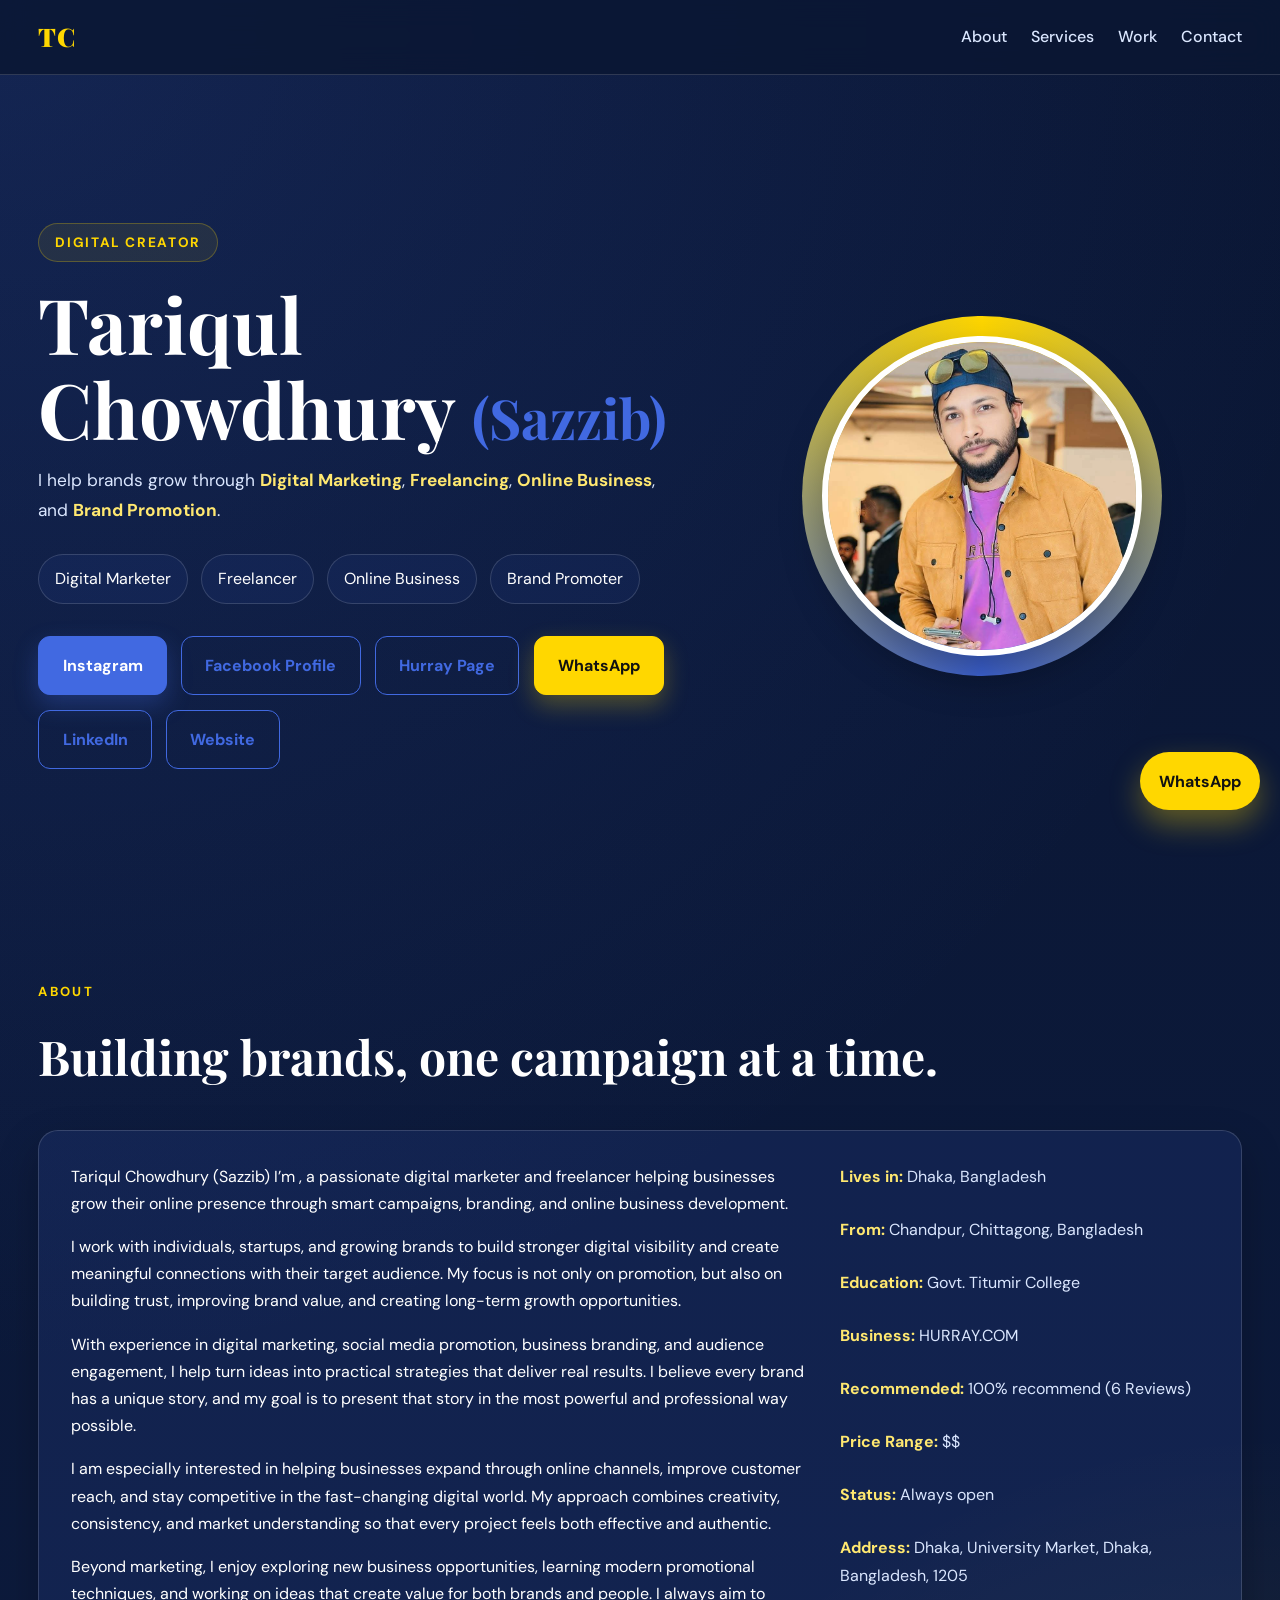
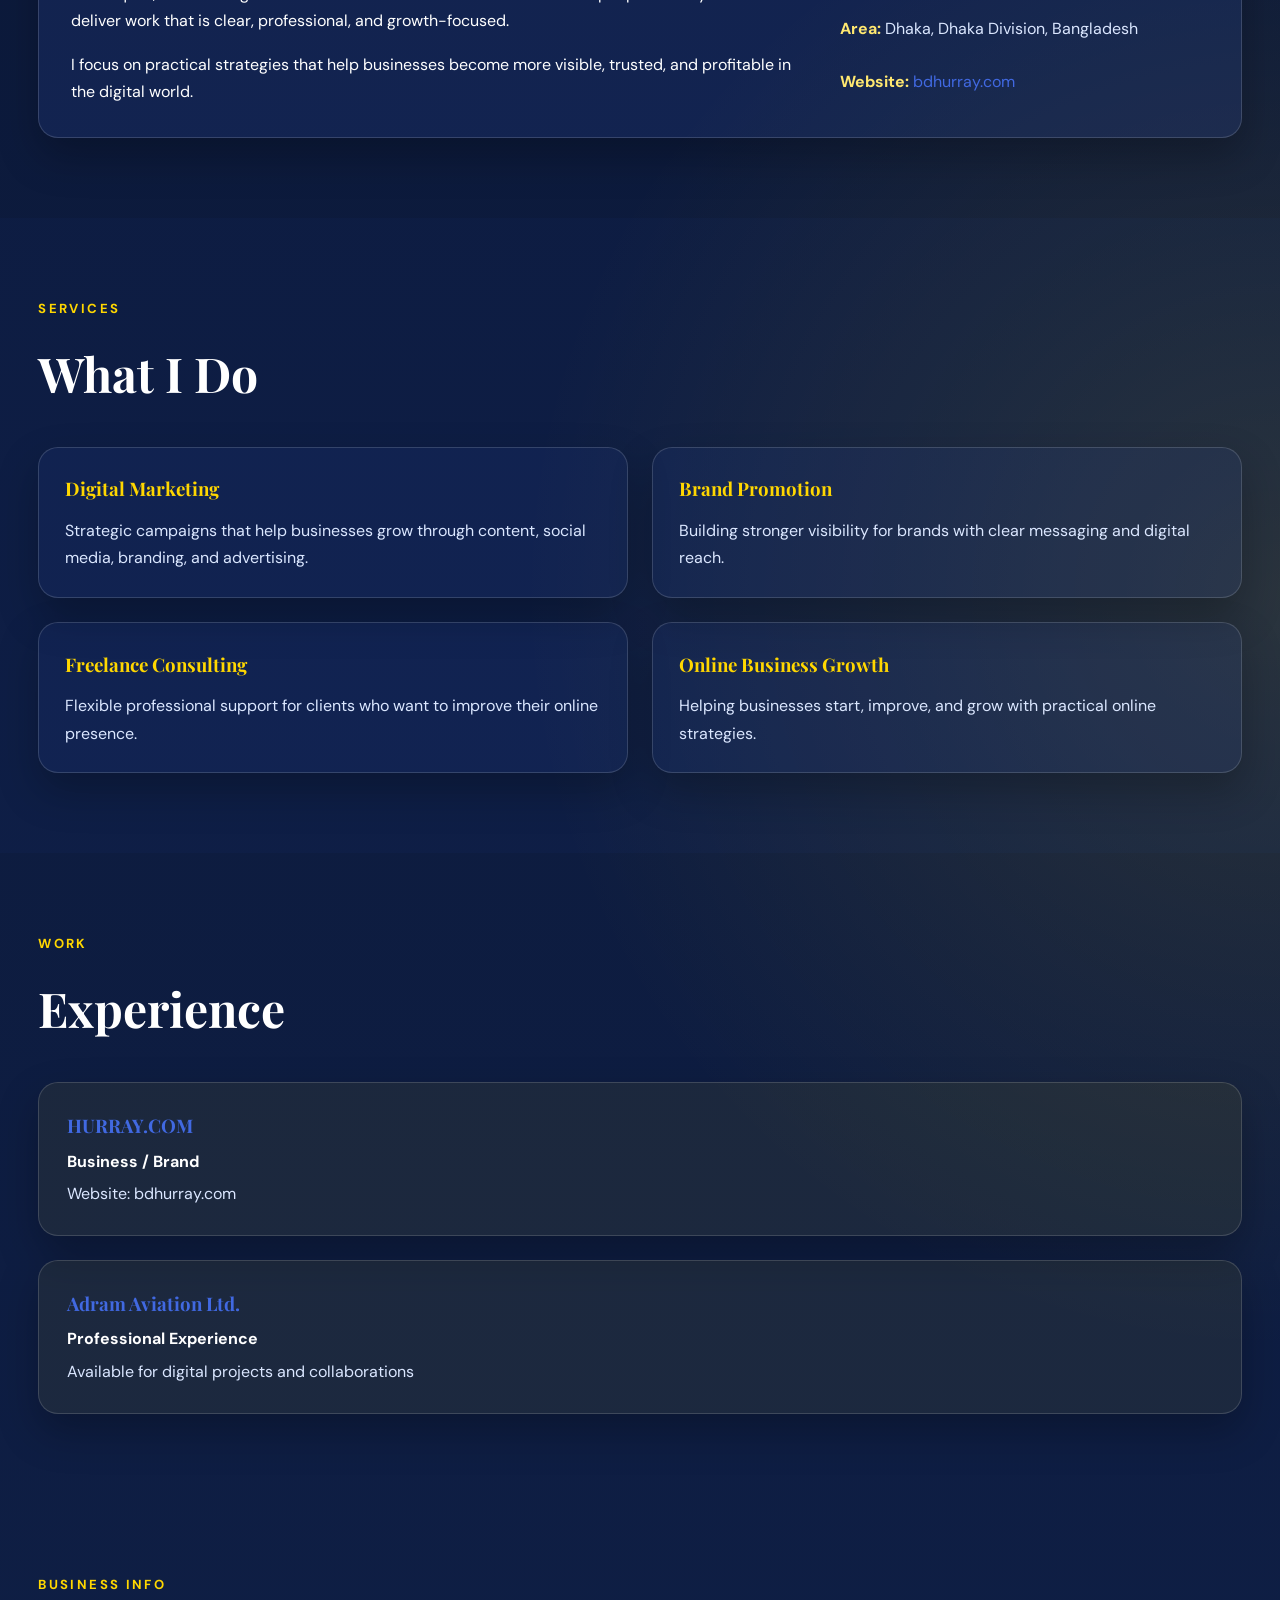
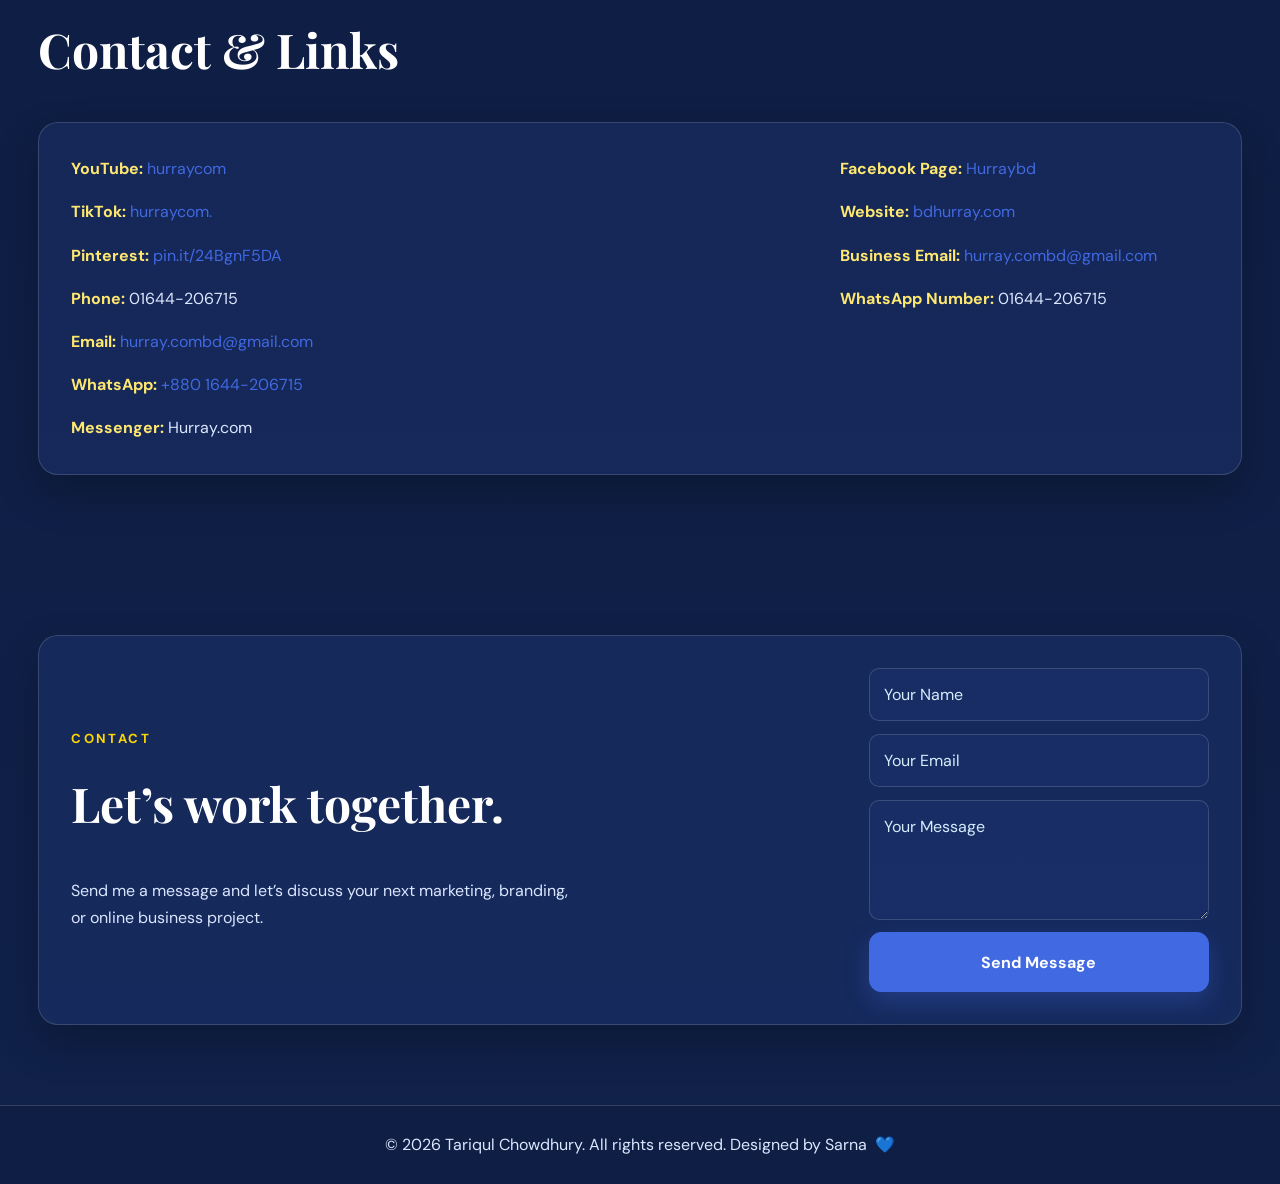
<file: index.html>
<!DOCTYPE html>
<html lang="en">
<head>
  <meta charset="UTF-8" />
  <meta name="viewport" content="width=device-width, initial-scale=1.0" />
  <meta
    name="description"
    content="Portfolio website of Tariqul Chowdhury, digital marketer and freelancer."
  />
  <title>Tariqul Chowdhury | Digital Marketer</title>

  <link rel="preconnect" href="https://fonts.googleapis.com" />
  <link rel="preconnect" href="https://fonts.gstatic.com" crossorigin />
  <link
    href="https://fonts.googleapis.com/css2?family=Playfair+Display:wght@700;900&family=DM+Sans:wght@300;400;500;700&display=swap"
    rel="stylesheet"
  />

  <link rel="stylesheet" href="style.css" />
</head>
<body>
  <header class="site-header" id="top">
    <nav class="navbar container" aria-label="Main navigation">
      <a href="#top" class="logo">TC</a>

      <button
        class="menu-toggle"
        id="menuBtn"
        aria-label="Open menu"
        aria-expanded="false"
        aria-controls="navLinks"
      >
        ☰
      </button>

      <ul class="nav-links" id="navLinks">
        <li><a href="#about" class="active">About</a></li>
        <li><a href="#services">Services</a></li>
        <li><a href="#work">Work</a></li>
        <li><a href="#contact">Contact</a></li>
      </ul>
    </nav>
  </header>

  <main>
    <section class="hero">
      <div class="container hero-grid">
        <div class="hero-left hero-animate-left">
          <p class="hero-subtitle">Digital Creator</p>

          <h1>
            Tariqul Chowdhury <span>(Sazzib)</span>
          </h1>

          <p class="hero-text">
            I help brands grow through <strong>Digital Marketing</strong>,
            <strong>Freelancing</strong>, <strong>Online Business</strong>,
            and <strong>Brand Promotion</strong>.
          </p>

          <div class="hero-tags">
            <span>Digital Marketer</span>
            <span>Freelancer</span>
            <span>Online Business</span>
            <span>Brand Promoter</span>
          </div>

          <div class="hero-actions">
            <a
              class="btn btn-primary"
              href="https://www.instagram.com/tari.qulchowdhury?igsh=MXRqczd3bG9ud2QzNA=="
              target="_blank"
              rel="noopener"
            >
              Instagram
            </a>

            <a
              class="btn btn-secondary"
              href="https://www.facebook.com/tariqul.chowdhury.33"
              target="_blank"
              rel="noopener"
            >
              Facebook Profile
            </a>

            <a
              class="btn btn-secondary"
              href="https://www.facebook.com/Hurraybd"
              target="_blank"
              rel="noopener"
            >
              Hurray Page
            </a>

            <a
              class="btn btn-whatsapp"
              href="https://wa.me/8801644206715"
              target="_blank"
              rel="noopener"
            >
              WhatsApp
            </a>

            <a
              class="btn btn-secondary"
              href="https://www.linkedin.com/in/tariqul-chowdhury-441b31214"
              target="_blank"
              rel="noopener"
            >
              LinkedIn
            </a>

            <a
              class="btn btn-secondary"
              href="https://bdhurray.com"
              target="_blank"
              rel="noopener"
            >
              Website
            </a>
          </div>
        </div>

        <div class="hero-right hero-animate-right">
          <div class="hero-image-card">
            <div class="hero-image-ring"></div>
            <img src="images/profile.jpg" alt="Tariqul Chowdhury" class="hero-image" />
          </div>
        </div>
      </div>
    </section>

    <section id="about" class="section reveal">
      <div class="container">
        <p class="section-label">About</p>
        <h2 class="section-title">Building brands, one campaign at a time.</h2>

        <div class="about-grid">
          <div>
           <p>Tariqul Chowdhury (Sazzib)
  I’m <strong></strong>, a passionate digital
  marketer and freelancer helping businesses grow their online presence
  through smart campaigns, branding, and online business development.
</p>

<p>
  I work with individuals, startups, and growing brands to build stronger
  digital visibility and create meaningful connections with their target
  audience. My focus is not only on promotion, but also on building trust,
  improving brand value, and creating long-term growth opportunities.
</p>

<p>
  With experience in digital marketing, social media promotion, business
  branding, and audience engagement, I help turn ideas into practical
  strategies that deliver real results. I believe every brand has a unique
  story, and my goal is to present that story in the most powerful and
  professional way possible.
</p>

<p>
  I am especially interested in helping businesses expand through online
  channels, improve customer reach, and stay competitive in the fast-changing
  digital world. My approach combines creativity, consistency, and market
  understanding so that every project feels both effective and authentic.
</p>

<p>
  Beyond marketing, I enjoy exploring new business opportunities, learning
  modern promotional techniques, and working on ideas that create value for
  both brands and people. I always aim to deliver work that is clear,
  professional, and growth-focused.
</p>

<p>
  I focus on practical strategies that help businesses become more visible,
  trusted, and profitable in the digital world.
</p>
          </div>

          <ul class="info-list">
            <li><strong>Lives in:</strong> Dhaka, Bangladesh</li>
            <li><strong>From:</strong> Chandpur, Chittagong, Bangladesh</li>
            <li><strong>Education:</strong> Govt. Titumir College</li>
            <li><strong>Business:</strong> HURRAY.COM</li>
            <li><strong>Recommended:</strong> 100% recommend (6 Reviews)</li>
            <li><strong>Price Range:</strong> $$</li>
            <li><strong>Status:</strong> Always open</li>
            <li><strong>Address:</strong> Dhaka, University Market, Dhaka, Bangladesh, 1205</li>
            <li><strong>Area:</strong> Dhaka, Dhaka Division, Bangladesh</li>
            <li><strong>Website:</strong> <a href="https://bdhurray.com" target="_blank" rel="noopener">bdhurray.com</a></li>
          </ul>
        </div>
      </div>
    </section>

    <section id="services" class="section section-alt reveal">
      <div class="container">
        <p class="section-label">Services</p>
        <h2 class="section-title">What I Do</h2>

        <div class="card-grid">
          <article class="card">
            <h3>Digital Marketing</h3>
            <p>
              Strategic campaigns that help businesses grow through content,
              social media, branding, and advertising.
            </p>
          </article>

          <article class="card">
            <h3>Brand Promotion</h3>
            <p>
              Building stronger visibility for brands with clear messaging and
              digital reach.
            </p>
          </article>

          <article class="card">
            <h3>Freelance Consulting</h3>
            <p>
              Flexible professional support for clients who want to improve
              their online presence.
            </p>
          </article>

          <article class="card">
            <h3>Online Business Growth</h3>
            <p>
              Helping businesses start, improve, and grow with practical online
              strategies.
            </p>
          </article>
        </div>
      </div>
    </section>

    <section id="work" class="section reveal">
      <div class="container">
        <p class="section-label">Work</p>
        <h2 class="section-title">Experience</h2>

        <div class="work-box">
          <div class="work-item">
            <h3>HURRAY.COM</h3>
            <p class="work-role">Business / Brand</p>
            <p class="work-time">Website: bdhurray.com</p>
          </div>

          <div class="work-item">
            <h3>Adram Aviation Ltd.</h3>
            <p class="work-role">Professional Experience</p>
            <p class="work-time">Available for digital projects and collaborations</p>
          </div>
        </div>
      </div>
    </section>

    <section id="business-info" class="section reveal">
      <div class="container">
        <p class="section-label">Business Info</p>
        <h2 class="section-title">Contact & Links</h2>

        <div class="about-grid">
          <div>
            <ul class="info-list">
              <li><strong>YouTube:</strong> <a href="#" target="_blank" rel="noopener">hurraycom</a></li>
              <li><strong>TikTok:</strong> <a href="#" target="_blank" rel="noopener">hurraycom.</a></li>
              <li><strong>Pinterest:</strong> <a href="https://pin.it/24BgnF5DA" target="_blank" rel="noopener">pin.it/24BgnF5DA</a></li>
              <li><strong>Phone:</strong> 01644-206715</li>
              <li><strong>Email:</strong> <a href="mailto:hurray.combd@gmail.com">hurray.combd@gmail.com</a></li>
              <li><strong>WhatsApp:</strong> <a href="https://wa.me/8801644206715" target="_blank" rel="noopener">+880 1644-206715</a></li>
              <li><strong>Messenger:</strong> Hurray.com</li>
            </ul>
          </div>

          <div>
            <ul class="info-list">
              <li><strong>Facebook Page:</strong> <a href="https://www.facebook.com/Hurraybd" target="_blank" rel="noopener">Hurraybd</a></li>
              <li><strong>Website:</strong> <a href="https://bdhurray.com" target="_blank" rel="noopener">bdhurray.com</a></li>
              <li><strong>Business Email:</strong> <a href="mailto:hurray.combd@gmail.com">hurray.combd@gmail.com</a></li>
              <li><strong>WhatsApp Number:</strong> 01644-206715</li>
            </ul>
          </div>
        </div>
      </div>
    </section>

    <section id="contact" class="section reveal">
      <div class="container">
        <div class="contact-box">
          <div>
            <p class="section-label">Contact</p>
            <h2 class="section-title">Let’s work together.</h2>
            <p class="contact-text">
              Send me a message and let’s discuss your next marketing, branding,
              or online business project.
            </p>
          </div>

          <form class="contact-form" id="contactForm">
            <input type="text" placeholder="Your Name" required />
            <input type="email" placeholder="Your Email" required />
            <textarea placeholder="Your Message" required></textarea>
            <button type="submit" class="btn btn-primary">Send Message</button>
          </form>
        </div>
      </div>
    </section>
  </main>

  <a
    href="https://wa.me/8801644206715"
    class="floating-whatsapp"
    target="_blank"
    rel="noopener"
    aria-label="Chat on WhatsApp"
  >
    WhatsApp
  </a>

  <footer class="site-footer">
    <div class="container">
      <p>
        © 2026 Tariqul Chowdhury. All rights reserved. Designed by Sarna
        <span class="blue-heart">💙</span>
      </p>
    </div>
  </footer>

  <script src="script.js"></script>
</body>
</html>
</file>
<file: style.css>
* {
  margin: 0;
  padding: 0;
  box-sizing: border-box;
}

:root {
  --bg: #0a1633;
  --bg-2: #10214a;
  --surface: rgba(65, 105, 225, 0.12);
  --surface-2: rgba(255, 215, 0, 0.08);
  --text: #ffffff;
  --muted: #dbe7ff;
  --royal-blue: #4169e1;
  --royal-blue-dark: #3154bc;
  --yellow: #ffd700;
  --yellow-soft: #ffe870;
  --border: rgba(255, 255, 255, 0.15);
  --container: 1500px;
  --radius: 20px;
  --shadow: 0 18px 40px rgba(0, 0, 0, 0.25);
}

html {
  scroll-behavior: smooth;
}

body {
  font-family: "DM Sans", sans-serif;
  background:
    radial-gradient(circle at top left, rgba(65, 105, 225, 0.18), transparent 30%),
    radial-gradient(circle at right center, rgba(255, 215, 0, 0.12), transparent 30%),
    linear-gradient(180deg, var(--bg) 0%, var(--bg-2) 100%);
  color: var(--text);
  line-height: 1.7;
  overflow-x: hidden;
}

img {
  max-width: 100%;
  display: block;
}

a {
  color: inherit;
  text-decoration: none;
}

ul {
  list-style: none;
}

button,
input,
textarea {
  font: inherit;
}

.container {
  width: min(94%, var(--container));
  margin: 0 auto;
}

/* Header */
.site-header {
  position: sticky;
  top: 0;
  z-index: 1000;
  background: rgba(10, 22, 51, 0.82);
  backdrop-filter: blur(14px);
  border-bottom: 1px solid var(--border);
}

.navbar {
  min-height: 74px;
  display: flex;
  align-items: center;
  justify-content: space-between;
  position: relative;
}

.logo {
  font-family: "Playfair Display", serif;
  font-size: 1.6rem;
  font-weight: 900;
  color: var(--yellow);
  letter-spacing: 0.03em;
}

.nav-links {
  display: flex;
  gap: 1.5rem;
}

.nav-links a {
  color: var(--muted);
  font-weight: 500;
  transition: color 0.3s ease;
}

.nav-links a:hover,
.nav-links a.active {
  color: var(--yellow);
}

.menu-toggle {
  display: none;
  background: none;
  border: none;
  color: var(--text);
  font-size: 1.7rem;
  cursor: pointer;
}

/* Hero */
.hero {
  padding: 5.5rem 0 4.5rem;
  min-height: calc(100vh - 74px);
  display: flex;
  align-items: center;
}

.hero-grid {
  display: grid;
  grid-template-columns: 1.1fr 0.9fr;
  gap: 3rem;
  align-items: center;
}

.hero-subtitle {
  display: inline-block;
  color: var(--yellow);
  background: rgba(255, 215, 0, 0.08);
  border: 1px solid rgba(255, 215, 0, 0.25);
  padding: 0.45rem 1rem;
  border-radius: 999px;
  font-size: 0.85rem;
  font-weight: 700;
  letter-spacing: 0.12em;
  text-transform: uppercase;
  margin-bottom: 1.2rem;
}

.hero h1 {
  font-family: "Playfair Display", serif;
  font-size: clamp(2.6rem, 6vw, 5rem);
  line-height: 1.1;
  margin-bottom: 1rem;
}

.hero h1 span {
  color: var(--royal-blue);
  font-size: 0.72em;
}

.hero-text {
  font-size: 1.08rem;
  color: var(--muted);
  max-width: 620px;
  margin-bottom: 1.8rem;
}

.hero-text strong {
  color: var(--yellow-soft);
}

.hero-tags {
  display: flex;
  flex-wrap: wrap;
  gap: 0.8rem;
  margin-bottom: 2rem;
}

.hero-tags span {
  padding: 0.65rem 1rem;
  border-radius: 999px;
  border: 1px solid var(--border);
  background: rgba(65, 105, 225, 0.08);
  color: var(--text);
  transition: transform 0.3s ease, border-color 0.3s ease;
}

.hero-tags span:hover {
  transform: translateY(-3px);
  border-color: var(--royal-blue);
}

.hero-actions {
  display: flex;
  flex-wrap: wrap;
  gap: 0.9rem;
}

.btn {
  display: inline-block;
  padding: 0.95rem 1.45rem;
  border-radius: 12px;
  font-weight: 700;
  border: 1px solid var(--royal-blue);
  color: var(--royal-blue);
  background: transparent;
  transition: all 0.3s ease;
  cursor: pointer;
}

.btn:hover {
  background: var(--yellow);
  color: #111;
  border-color: var(--yellow);
  transform: translateY(-3px);
  box-shadow: 0 10px 25px rgba(255, 215, 0, 0.4);
}

.btn-primary {
  background: var(--royal-blue);
  color: #fff;
  border-color: var(--royal-blue);
  box-shadow: 0 10px 25px rgba(65, 105, 225, 0.3);
}

.btn-primary:hover {
  background: var(--yellow);
  color: #111;
  border-color: var(--yellow);
}

.btn-secondary {
  background: transparent;
  border-color: var(--royal-blue);
  color: var(--royal-blue);
}

.btn-secondary:hover {
  background: var(--yellow);
  color: #111;
  border-color: var(--yellow);
}

.btn-whatsapp {
  background: var(--yellow);
  color: #111;
  border-color: var(--yellow);
  box-shadow: 0 10px 25px rgba(255, 215, 0, 0.28);
}

.btn-whatsapp:hover {
  background: var(--yellow-soft);
  color: #111;
}

.hero-right {
  display: flex;
  justify-content: center;
}

.hero-image-card {
  position: relative;
  width: 360px;
  height: 360px;
  display: flex;
  justify-content: center;
  align-items: center;
}

.hero-image-ring {
  position: absolute;
  inset: 0;
  border-radius: 50%;
  background: conic-gradient(from 0deg, var(--yellow), var(--royal-blue), var(--yellow));
  animation: spin 8s linear infinite;
}

.hero-image {
  position: relative;
  z-index: 2;
  width: 320px;
  height: 320px;
  object-fit: cover;
  border-radius: 50%;
  border: 6px solid #ffffff;
  box-shadow: 0 18px 40px rgba(0, 0, 0, 0.35);
  animation: floatImage 4s ease-in-out infinite;
}

/* Sections */
.section {
  padding: 5rem 0;
}

.section-alt {
  background: rgba(65, 105, 225, 0.04);
}

.section-label {
  color: var(--yellow);
  text-transform: uppercase;
  letter-spacing: 0.18em;
  font-size: 0.82rem;
  font-weight: 700;
  margin-bottom: 0.8rem;
}

.section-title {
  font-family: "Playfair Display", serif;
  font-size: clamp(2rem, 4vw, 3rem);
  margin-bottom: 2rem;
}

.about-grid {
  display: grid;
  grid-template-columns: 2fr 1fr;
  gap: 2rem;
  background: var(--surface);
  border: 1px solid var(--border);
  border-radius: var(--radius);
  padding: 2rem;
  box-shadow: var(--shadow);
}

.about-grid p + p {
  margin-top: 1rem;
}

.info-list {
  display: grid;
  gap: 1rem;
  color: var(--muted);
}

.info-list strong {
  color: var(--yellow-soft);
}

.info-list a {
  color: var(--royal-blue);
  text-decoration: none;
  word-break: break-word;
}

.info-list a:hover {
  color: var(--yellow);
}

/* Cards */
.card-grid {
  display: grid;
  grid-template-columns: repeat(2, 1fr);
  gap: 1.5rem;
}

.card {
  background: rgba(65, 105, 225, 0.08);
  border: 1px solid var(--border);
  border-radius: var(--radius);
  padding: 1.6rem;
  box-shadow: var(--shadow);
  transition: transform 0.3s ease, border-color 0.3s ease, box-shadow 0.3s ease;
}

.card:hover {
  transform: translateY(-8px);
  border-color: var(--yellow);
  box-shadow: 0 20px 50px rgba(0, 0, 0, 0.35);
}

.card h3 {
  font-family: "Playfair Display", serif;
  color: var(--yellow);
  margin-bottom: 0.75rem;
}

.card p {
  color: var(--muted);
}

/* Work */
.work-box {
  display: grid;
  gap: 1.5rem;
}

.work-item {
  background: rgba(255, 215, 0, 0.06);
  border: 1px solid var(--border);
  border-radius: var(--radius);
  padding: 1.7rem;
  box-shadow: var(--shadow);
}

.work-item h3 {
  font-family: "Playfair Display", serif;
  color: var(--royal-blue);
  margin-bottom: 0.35rem;
}

.work-role {
  font-weight: 700;
  margin-bottom: 0.35rem;
}

.work-time {
  color: var(--muted);
}

/* Contact */
.contact-box {
  display: flex;
  justify-content: space-between;
  gap: 2rem;
  align-items: center;
  background: var(--surface);
  border: 1px solid var(--border);
  border-radius: var(--radius);
  padding: 2rem;
  box-shadow: var(--shadow);
}

.contact-text {
  color: var(--muted);
  max-width: 500px;
}

.contact-form {
  display: flex;
  flex-direction: column;
  gap: 0.8rem;
  width: 340px;
  max-width: 100%;
}

.contact-form input,
.contact-form textarea {
  padding: 12px 14px;
  border-radius: 10px;
  border: 1px solid var(--border);
  background: rgba(65, 105, 225, 0.08);
  color: var(--text);
  outline: none;
}

.contact-form input::placeholder,
.contact-form textarea::placeholder {
  color: #d6ecfb;
}

.contact-form input:focus,
.contact-form textarea:focus {
  border-color: var(--yellow);
}

.contact-form textarea {
  min-height: 120px;
  resize: vertical;
}

/* Footer */
.site-footer {
  border-top: 1px solid var(--border);
  padding: 1.6rem 0;
  text-align: center;
  color: var(--muted);
  background: rgba(0, 0, 0, 0.08);
}

.blue-heart {
  color: var(--royal-blue);
  margin-left: 4px;
}

/* Floating WhatsApp */
.floating-whatsapp {
  position: fixed;
  right: 20px;
  bottom: 90px;
  z-index: 999;
  background: var(--yellow);
  color: #111;
  padding: 0.95rem 1.2rem;
  border-radius: 999px;
  font-weight: 700;
  box-shadow: 0 14px 30px rgba(255, 215, 0, 0.35);
  transition: transform 0.3s ease, background 0.3s ease;
}

.floating-whatsapp:hover {
  transform: translateY(-4px) scale(1.05);
  background: var(--yellow-soft);
}

/* Reveal */
.reveal {
  opacity: 0;
  transform: translateY(36px);
  transition: opacity 0.8s ease, transform 0.8s ease;
}

.reveal.visible {
  opacity: 1;
  transform: translateY(0);
}

/* Hero animation */
.hero-animate-left {
  animation: fadeLeft 1s ease both;
}

.hero-animate-right {
  animation: fadeRight 1s ease both;
}

@keyframes fadeLeft {
  from {
    opacity: 0;
    transform: translateX(-40px);
  }
  to {
    opacity: 1;
    transform: translateX(0);
  }
}

@keyframes fadeRight {
  from {
    opacity: 0;
    transform: translateX(40px);
  }
  to {
    opacity: 1;
    transform: translateX(0);
  }
}

@keyframes floatImage {
  0%,
  100% {
    transform: translateY(0);
  }
  50% {
    transform: translateY(-10px);
  }
}

@keyframes spin {
  to {
    transform: rotate(360deg);
  }
}

/* Responsive */
@media (max-width: 980px) {
  .hero-grid,
  .about-grid,
  .card-grid {
    grid-template-columns: 1fr;
  }

  .hero {
    min-height: auto;
    padding-top: 4.5rem;
  }

  .hero-left {
    order: 2;
    text-align: center;
  }

  .hero-right {
    order: 1;
  }

  .hero-tags,
  .hero-actions {
    justify-content: center;
  }

  .contact-box {
    flex-direction: column;
    align-items: flex-start;
  }
}

@media (max-width: 768px) {
  .menu-toggle {
    display: block;
  }

  .nav-links {
    display: none;
    position: absolute;
    top: 74px;
    right: 0;
    width: 230px;
    background: rgba(16, 33, 74, 0.98);
    border: 1px solid var(--border);
    border-radius: 12px;
    padding: 1rem;
    flex-direction: column;
    box-shadow: var(--shadow);
  }

  .nav-links.show {
    display: flex;
  }

  .hero-image-card {
    width: 290px;
    height: 290px;
  }

  .hero-image {
    width: 255px;
    height: 255px;
  }

  .btn {
    width: 100%;
    text-align: center;
  }

  .floating-whatsapp {
    right: 14px;
    bottom: 90px;
    padding: 0.85rem 1rem;
  }
}
</file>
